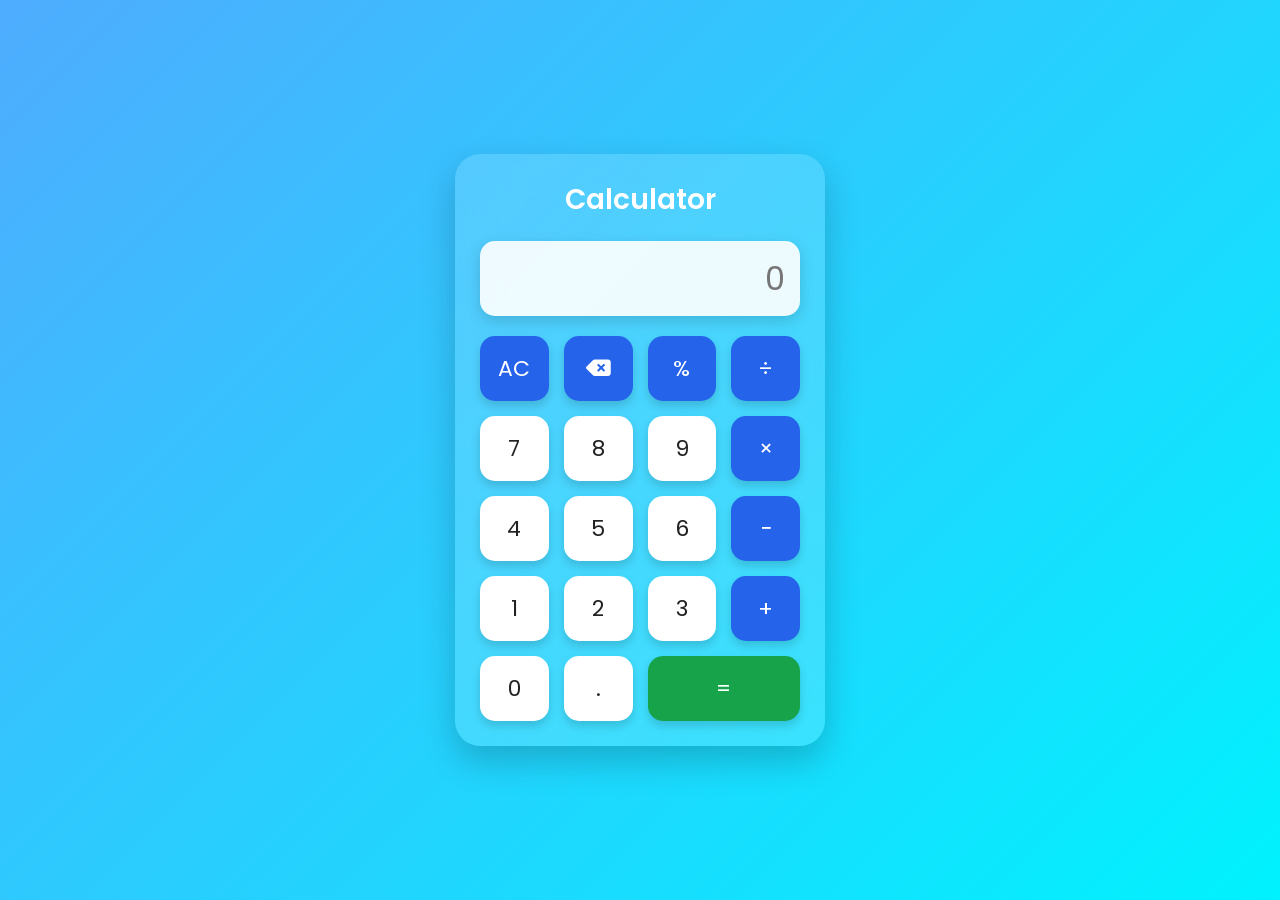
<file: calculator/index.html>
<!DOCTYPE html>
<html lang="en">
<head>

<meta charset="UTF-8">

<meta name="viewport"
content="width=device-width, initial-scale=1.0">

<title>Professional Calculator</title>

<link rel="preconnect" href="https://fonts.googleapis.com">

<link rel="preconnect"
href="https://fonts.gstatic.com"
crossorigin>

<link href="https://fonts.googleapis.com/css2?family=Poppins:wght@300;400;500;600;700&display=swap"
rel="stylesheet">

<link rel="stylesheet"
href="https://cdnjs.cloudflare.com/ajax/libs/font-awesome/6.7.2/css/all.min.css">

<link rel="stylesheet"
href="style.css">

</head>

<body>

<div class="background">

<div class="calculator">

<div class="top">

<h2>

Calculator

</h2>

</div>

<div class="display">

<input
type="text"
id="screen"
placeholder="0"
readonly>

</div>

<div class="buttons">

<button class="operator"
onclick="clearScreen()">

AC

</button>

<button class="operator"
onclick="deleteLast()">

<i class="fa-solid fa-delete-left"></i>

</button>

<button class="operator"
onclick="append('%')">

%

</button>

<button class="operator"
onclick="append('/')">

÷

</button>

<button
onclick="append('7')">

7

</button>

<button
onclick="append('8')">

8

</button>

<button
onclick="append('9')">

9

</button>

<button class="operator"
onclick="append('*')">

×

</button>

<button
onclick="append('4')">

4

</button>

<button
onclick="append('5')">

5

</button>

<button
onclick="append('6')">

6

</button>

<button class="operator"
onclick="append('-')">

−

</button>

<button
onclick="append('1')">

1

</button>

<button
onclick="append('2')">

2

</button>

<button
onclick="append('3')">

3

</button>

<button class="operator"
onclick="append('+')">

+

</button>

<button
onclick="append('0')">

0

</button>

<button
onclick="append('.')">

.

</button>

<button class="equal"
onclick="calculate()">

=

</button>

</div>

</div>

</div>

<script src="script.js"></script>

</body>

</html>
</file>
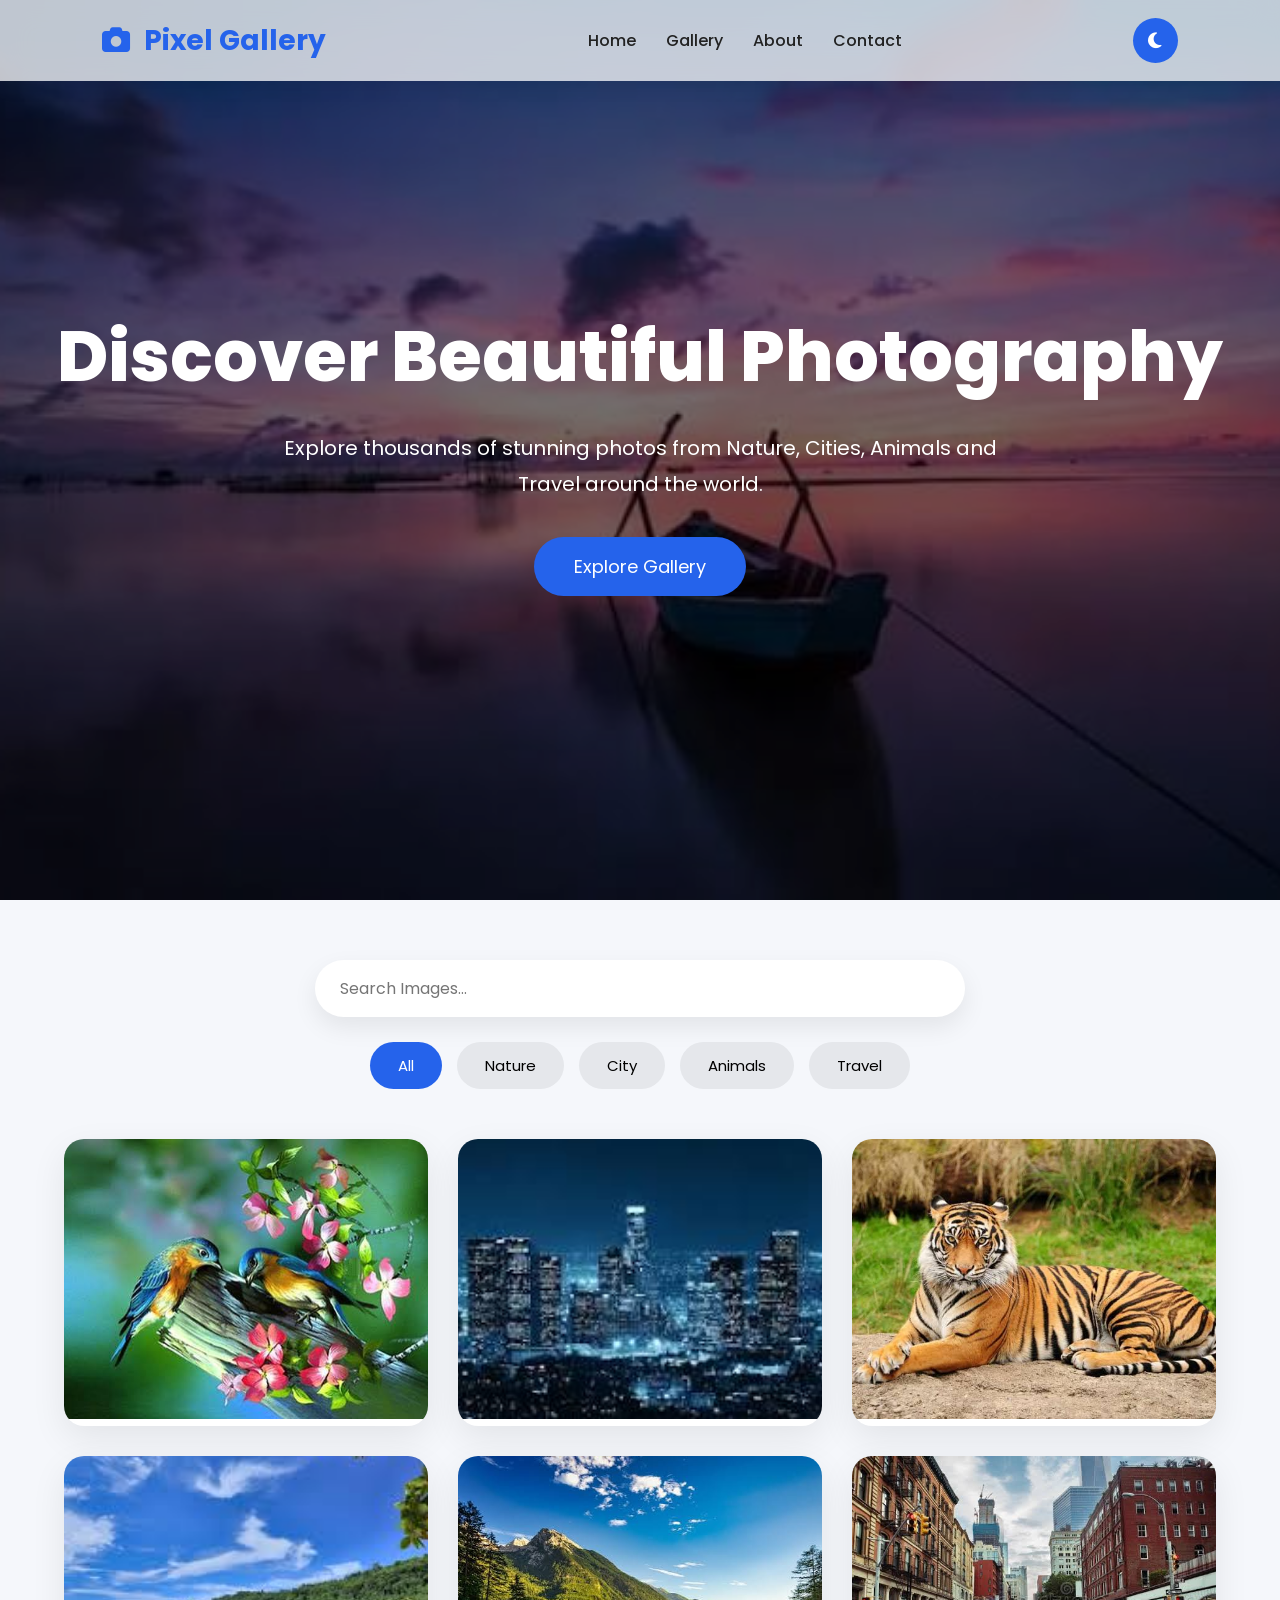
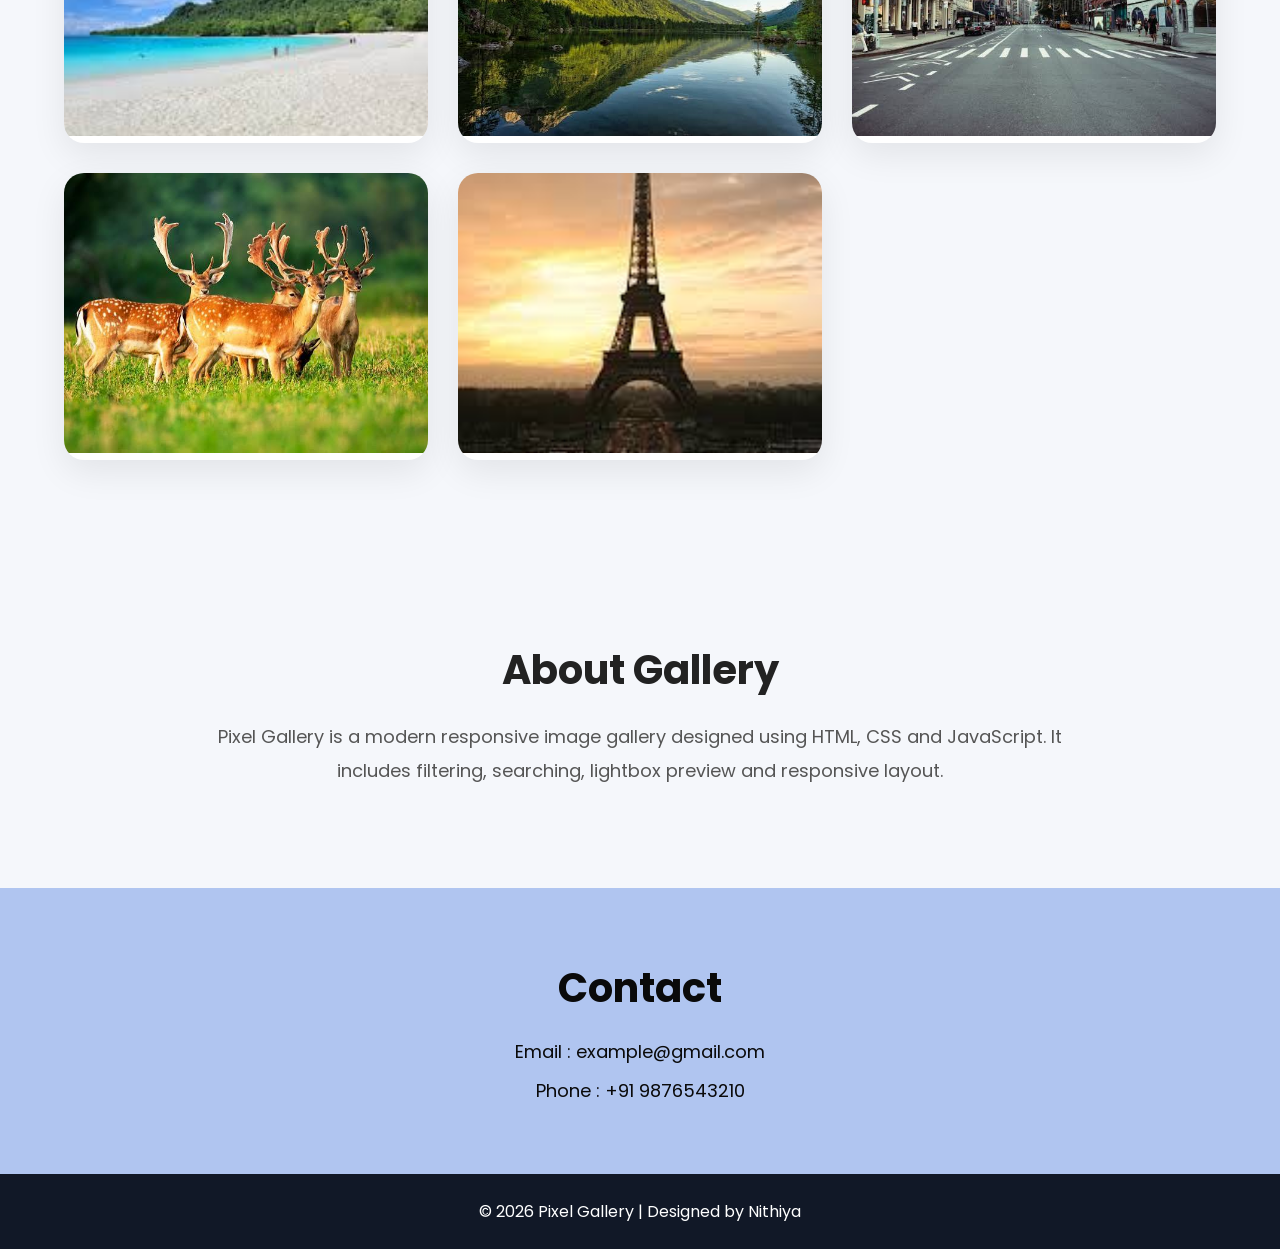
<file: image_gallery/image-gallery/index.html>
<!DOCTYPE html>
<html lang="en">

<head>
    <meta charset="UTF-8">
    <meta name="viewport" content="width=device-width, initial-scale=1.0">
    <title>Pixel Gallery</title>

    <!-- Google Font -->
    <link href="https://fonts.googleapis.com/css2?family=Poppins:wght@300;400;500;600;700&display=swap"
        rel="stylesheet">

    <!-- Font Awesome -->
    <link rel="stylesheet"
        href="https://cdnjs.cloudflare.com/ajax/libs/font-awesome/6.7.2/css/all.min.css">

    <link rel="stylesheet" href="styles.css">
</head>

<body>

<!-- Loader -->

<div id="loader">
    <div class="spinner"></div>
</div>

<!-- Navbar -->

<nav>

    <div class="logo">
        <i class="fa-solid fa-camera"></i>
        Pixel Gallery
    </div>

    <ul>

        <li><a href="#">Home</a></li>

        <li><a href="#gallery">Gallery</a></li>

        <li><a href="#about">About</a></li>

        <li><a href="#contact">Contact</a></li>

    </ul>

    <div class="nav-right">

        <button id="theme-btn">

            <i class="fa-solid fa-moon"></i>

        </button>

    </div>

</nav>

<!-- Hero -->

<section class="hero">

<div class="overlay">

<h1>Discover Beautiful Photography</h1>

<p>

Explore thousands of stunning photos from Nature,
Cities, Animals and Travel around the world.

</p>

<a href="#gallery">

<button>

Explore Gallery

</button>

</a>

</div>

</section>

<!-- Search -->

<section class="search-section">

<input

type="text"

id="search"

placeholder="Search Images..."

>

</section>

<!-- Filter -->

<section class="filter-section">

<button class="active" data-filter="all">All</button>

<button data-filter="nature">Nature</button>

<button data-filter="city">City</button>

<button data-filter="animal">Animals</button>

<button data-filter="travel">Travel</button>

</section>

<!-- Gallery -->

<section id="gallery">

<div class="gallery">

<div class="card nature">

<img src="images/nature1.jpg">

<div class="info">

<h3>bird</h3>

<p>Nature</p>

</div>

</div>

<div class="card city">

<img src="images/city1.jpg">

<div class="info">

<h3>New York</h3>

<p>City</p>

</div>

</div>

<div class="card animal">

<img src="images/animal1.jpg">

<div class="info">

<h3>Tigger</h3>

<p>Animal</p>

</div>

</div>

<div class="card travel">

<img src="images/travel1.jpg">

<div class="info">

<h3>Beach</h3>

<p>Travel</p>

</div>

</div>

<div class="card nature">

<img src="images/nature2.jpg">

<div class="info">

<h3>Waterfall</h3>

<p>Nature</p>

</div>

</div>

<div class="card city">

<img src="images/city2.jpg">

<div class="info">

<h3>Dubai</h3>

<p>City</p>

</div>

</div>

<div class="card animal">

<img src="images/animal2.jpg">

<div class="info">

<h3>deer</h3>

<p>Animal</p>

</div>

</div>

<div class="card travel">

<img src="images/travel2.jpg">

<div class="info">

<h3>Paris</h3>

<p>Travel</p>

</div>

</div>

</div>

</section>

<!-- Lightbox -->

<div class="lightbox">

<span class="close">

&times;

</span>

<button class="prev">

❮

</button>

<img id="lightbox-img">

<button class="next">

❯

</button>

<div class="caption"></div>

</div>

<!-- About -->

<section id="about">

<h2>

About Gallery

</h2>

<p>

Pixel Gallery is a modern responsive image gallery
designed using HTML, CSS and JavaScript.

It includes filtering, searching,
lightbox preview and responsive layout.

</p>

</section>

<!-- Contact -->

<section id="contact">

<h2>

Contact

</h2>

<p>

Email : example@gmail.com

</p>

<p>

Phone : +91 9876543210

</p>

</section>

<!-- Footer -->

<footer>

<p>

© 2026 Pixel Gallery | Designed by Nithiya

</p>

</footer>

<script src="script.js"></script>

</body>

</html>
</file>
<file: calculator/style.css>
/* ==========================
   GOOGLE FONT & RESET
========================== */

@import url('https://fonts.googleapis.com/css2?family=Poppins:wght@300;400;500;600&display=swap');

*{
    margin:0;
    padding:0;
    box-sizing:border-box;
    font-family:'Poppins',sans-serif;
}

body{
    display:flex;
    justify-content:center;
    align-items:center;
    min-height:100vh;
    background:linear-gradient(135deg,#4facfe,#00f2fe);
    overflow:hidden;
}

/* ==========================
   Animated Background
========================== */

.background{
    width:100%;
    height:100vh;
    display:flex;
    justify-content:center;
    align-items:center;
}

/* ==========================
   Calculator
========================== */

.calculator{
    width:370px;
    padding:25px;
    border-radius:25px;
    background:rgba(255,255,255,0.15);
    backdrop-filter:blur(20px);
    -webkit-backdrop-filter:blur(20px);
    box-shadow:0 15px 35px rgba(0,0,0,0.2);
    animation:fadeIn .8s ease;
}

/* ==========================
   Title
========================== */

.top{
    text-align:center;
    margin-bottom:20px;
}

.top h2{
    color:white;
    font-size:28px;
    font-weight:600;
}

/* ==========================
   Display
========================== */

.display{
    margin-bottom:20px;
}

#screen{
    width:100%;
    height:75px;
    border:none;
    outline:none;
    border-radius:15px;
    padding:15px;
    font-size:32px;
    text-align:right;
    background:rgba(255,255,255,.9);
    color:#222;
    box-shadow:0 5px 15px rgba(0,0,0,.15);
}

/* ==========================
   Buttons Grid
========================== */

.buttons{
    display:grid;
    grid-template-columns:repeat(4,1fr);
    gap:15px;
}

/* ==========================
   Buttons
========================== */

button{
    height:65px;
    border:none;
    border-radius:15px;
    font-size:22px;
    cursor:pointer;
    transition:.25s;
    background:white;
    color:#222;
    box-shadow:0 5px 10px rgba(0,0,0,.15);
}

button:hover{
    transform:translateY(-4px);
    background:#f1f5f9;
}

button:active{
    transform:scale(.95);
}

/* ==========================
   Operator Buttons
========================== */

.operator{
    background:#2563eb;
    color:white;
}

.operator:hover{
    background:#1d4ed8;
}

/* ==========================
   Equal Button
========================== */

.equal{
    background:#16a34a;
    color:white;
    grid-column:span 2;
}

.equal:hover{
    background:#15803d;
}

/* ==========================
   Animation
========================== */

@keyframes fadeIn{
    from{
        opacity:0;
        transform:translateY(30px);
    }
    to{
        opacity:1;
        transform:translateY(0);
    }
}

/* ==========================
   Responsive Design
========================== */

@media(max-width:480px){

.calculator{
    width:95%;
    padding:20px;
}

button{
    height:58px;
    font-size:20px;
}

#screen{
    font-size:28px;
    height:70px;
}

.top h2{
    font-size:24px;
}

}
</file>
<file: image_gallery/image-gallery/styles.css>
/* =========================================
   GOOGLE FONT & RESET
========================================= */

@import url('https://fonts.googleapis.com/css2?family=Poppins:wght@300;400;500;600;700;800&display=swap');

*{
    margin:0;
    padding:0;
    box-sizing:border-box;
    font-family:'Poppins',sans-serif;
}

html{
    scroll-behavior:smooth;
}

body{
    background:#f5f7fb;
    color:#222;
    overflow-x:hidden;
}

/* =========================================
   LOADER
========================================= */

#loader{
    position:fixed;
    width:100%;
    height:100%;
    background:#fff;
    display:flex;
    justify-content:center;
    align-items:center;
    z-index:9999;
}

.spinner{
    width:60px;
    height:60px;
    border:6px solid #ddd;
    border-top:6px solid #2563eb;
    border-radius:50%;
    animation:spin 1s linear infinite;
}

@keyframes spin{
    100%{
        transform:rotate(360deg);
    }
}

/* =========================================
   NAVBAR
========================================= */

nav{
    position:fixed;
    top:0;
    left:0;
    width:100%;
    padding:18px 8%;
    display:flex;
    justify-content:space-between;
    align-items:center;
    background:rgba(255,255,255,.75);
    backdrop-filter:blur(15px);
    box-shadow:0 4px 20px rgba(0,0,0,.08);
    z-index:1000;
}

.logo{
    font-size:28px;
    font-weight:700;
    color:#2563eb;
}

.logo i{
    margin-right:8px;
}

nav ul{
    display:flex;
    list-style:none;
}

nav ul li{
    margin-left:30px;
}

nav ul li a{
    text-decoration:none;
    color:#222;
    font-weight:500;
    transition:.3s;
}

nav ul li a:hover{
    color:#2563eb;
}

#theme-btn{
    width:45px;
    height:45px;
    border:none;
    border-radius:50%;
    cursor:pointer;
    background:#2563eb;
    color:#fff;
    font-size:18px;
    transition:.3s;
}

#theme-btn:hover{
    transform:rotate(180deg);
}

/* =========================================
   HERO
========================================= */

.hero{
    width:100%;
    height:100vh;
    background:url("images/hero.jpg") center center/cover no-repeat;
    position:relative;
}

.overlay{
    width:100%;
    height:100%;
    background:rgba(0,0,0,.55);
    display:flex;
    flex-direction:column;
    justify-content:center;
    align-items:center;
    text-align:center;
    color:white;
    padding:20px;
}

.overlay h1{
    font-size:70px;
    font-weight:800;
    margin-bottom:20px;
}

.overlay p{
    max-width:750px;
    font-size:20px;
    line-height:1.8;
}

.overlay button{
    margin-top:35px;
    padding:16px 40px;
    border:none;
    border-radius:50px;
    background:#2563eb;
    color:#fff;
    font-size:18px;
    cursor:pointer;
    transition:.4s;
}

.overlay button:hover{
    background:#1749b7;
    transform:translateY(-5px);
}

/* =========================================
   SEARCH
========================================= */

.search-section{
    width:100%;
    display:flex;
    justify-content:center;
    padding:60px 20px 25px;
}

#search{
    width:650px;
    max-width:95%;
    padding:16px 25px;
    border-radius:40px;
    border:none;
    background:white;
    box-shadow:0 10px 25px rgba(0,0,0,.08);
    font-size:16px;
    outline:none;
}

/* =========================================
   FILTER BUTTONS
========================================= */

.filter-section{
    display:flex;
    justify-content:center;
    flex-wrap:wrap;
    gap:15px;
    margin-bottom:50px;
}

.filter-section button{
    padding:12px 28px;
    border:none;
    border-radius:30px;
    cursor:pointer;
    background:#e5e7eb;
    transition:.3s;
    font-size:15px;
}

.filter-section button.active,
.filter-section button:hover{
    background:#2563eb;
    color:white;
}

/* =========================================
   GALLERY
========================================= */

#gallery{
    width:90%;
    margin:auto;
    padding-bottom:80px;
}

.gallery{
    display:grid;
    grid-template-columns:repeat(auto-fit,minmax(320px,1fr));
    gap:30px;
}

/* =========================================
   IMAGE CARD
========================================= */

.card{
    background:white;
    border-radius:20px;
    overflow:hidden;
    box-shadow:0 12px 35px rgba(0,0,0,.08);
    transition:.4s;
    cursor:pointer;
}

.card:hover{
    transform:translateY(-10px);
    box-shadow:0 20px 40px rgba(0,0,0,.15);
}

.card img{
    width:100%;
    height:280px;
    object-fit:cover;
    transition:.5s;
}

.card:hover img{
    transform:scale(1.08);
}

.info{
    padding:22px;
}

.info h3{
    font-size:22px;
    margin-bottom:8px;
}

.info p{
    color:#666;
    font-size:15px;
}

/* =========================================
   ABOUT
========================================= */

#about{
    width:85%;
    margin:100px auto;
    text-align:center;
}

#about h2{
    font-size:40px;
    margin-bottom:20px;
}

#about p{
    max-width:850px;
    margin:auto;
    color:#555;
    line-height:1.9;
    font-size:18px;
}

/* =========================================
   CONTACT
========================================= */

#contact{
    background:#799de78d;
    color:rgb(10, 10, 10);
    padding:70px 20px;
    text-align:center;
}

#contact h2{
    font-size:40px;
    margin-bottom:20px;
}

#contact p{
    margin-top:12px;
    font-size:18px;
}

/* =========================================
   FOOTER
========================================= */

footer{
    background:#111827;
    color:white;
    text-align:center;
    padding:25px;
}

/* =========================================
   RESPONSIVE
========================================= */

@media(max-width:992px){

.overlay h1{
    font-size:50px;
}

.overlay p{
    font-size:18px;
}

nav{
    padding:15px 5%;
}

.gallery{
    grid-template-columns:repeat(auto-fit,minmax(280px,1fr));
}

}

@media(max-width:768px){

nav ul{
    display:none;
}

.overlay h1{
    font-size:40px;
}

.overlay p{
    font-size:16px;
}

.card img{
    height:220px;
}

#about h2,
#contact h2{
    font-size:30px;
}

}

@media(max-width:480px){

.overlay h1{
    font-size:32px;
}

.overlay button{
    width:100%;
}

.filter-section{
    gap:10px;
}

.filter-section button{
    width:45%;
}

}
/* =========================================
   LIGHTBOX
========================================= */

.lightbox{
    position:fixed;
    top:0;
    left:0;
    width:100%;
    height:100%;
    background:rgba(0,0,0,.95);
    display:none;
    justify-content:center;
    align-items:center;
    flex-direction:column;
    z-index:9999;
    animation:fadeIn .4s;
}

.lightbox img{
    max-width:85%;
    max-height:80%;
    border-radius:15px;
    box-shadow:0 20px 50px rgba(0,0,0,.6);
    animation:zoomIn .4s;
}

.caption{
    color:#fff;
    font-size:22px;
    margin-top:20px;
    font-weight:500;
}

.close{
    position:absolute;
    top:25px;
    right:40px;
    color:#fff;
    font-size:45px;
    cursor:pointer;
    transition:.3s;
}

.close:hover{
    color:#2563eb;
    transform:rotate(90deg);
}

.prev,
.next{
    position:absolute;
    top:50%;
    transform:translateY(-50%);
    width:60px;
    height:60px;
    border:none;
    border-radius:50%;
    background:rgba(255,255,255,.15);
    color:white;
    font-size:30px;
    cursor:pointer;
    backdrop-filter:blur(10px);
    transition:.3s;
}

.prev:hover,
.next:hover{
    background:#2563eb;
}

.prev{
    left:40px;
}

.next{
    right:40px;
}

/* =========================================
   IMAGE HOVER OVERLAY
========================================= */

.card{
    position:relative;
}

.card::before{
    content:"";
    position:absolute;
    inset:0;
    background:linear-gradient(to top,
    rgba(0,0,0,.7),
    rgba(0,0,0,.1));
    opacity:0;
    transition:.4s;
}

.card:hover::before{
    opacity:1;
}

.info{
    position:absolute;
    bottom:-80px;
    left:0;
    width:100%;
    color:white;
    padding:25px;
    transition:.4s;
    z-index:2;
}

.card:hover .info{
    bottom:0;
}

.info h3{
    color:white;
}

.info p{
    color:#ddd;
}

/* =========================================
   SCROLLBAR
========================================= */

::-webkit-scrollbar{
    width:10px;
}

::-webkit-scrollbar-track{
    background:#ececec;
}

::-webkit-scrollbar-thumb{
    background:#2563eb;
    border-radius:20px;
}

::-webkit-scrollbar-thumb:hover{
    background:#0d47c7;
}

/* =========================================
   DARK MODE
========================================= */

body.dark{
    background:#0f172a;
    color:white;
}

body.dark nav{
    background:rgba(15,23,42,.85);
}

body.dark nav a{
    color:white;
}

body.dark #search{
    background:#1e293b;
    color:white;
}

body.dark .card{
    background:#1e293b;
}

body.dark .info p{
    color:#d1d5db;
}

body.dark #about p{
    color:#d1d5db;
}

body.dark footer{
    background:#020617;
}

body.dark .filter-section button{
    background:#334155;
    color:white;
}

body.dark .filter-section button.active{
    background:#2563eb;
}

/* =========================================
   ANIMATIONS
========================================= */

@keyframes fadeIn{
    from{
        opacity:0;
    }
    to{
        opacity:1;
    }
}

@keyframes zoomIn{
    from{
        transform:scale(.8);
        opacity:0;
    }
    to{
        transform:scale(1);
        opacity:1;
    }
}

@keyframes slideUp{
    from{
        transform:translateY(40px);
        opacity:0;
    }
    to{
        transform:translateY(0);
        opacity:1;
    }
}

.card{
    animation:slideUp .8s ease;
}

/* =========================================
   BUTTON EFFECTS
========================================= */

button{
    transition:.3s;
}

button:hover{
    transform:translateY(-3px);
}

/* =========================================
   HERO TEXT ANIMATION
========================================= */

.overlay h1{
    animation:slideUp .8s ease;
}

.overlay p{
    animation:slideUp 1.2s ease;
}

.overlay button{
    animation:slideUp 1.5s ease;
}

/* =========================================
   MOBILE
========================================= */

@media(max-width:768px){

.lightbox img{
    max-width:95%;
}

.prev,
.next{
    width:45px;
    height:45px;
    font-size:22px;
}

.prev{
    left:10px;
}

.next{
    right:10px;
}

.close{
    right:20px;
    top:15px;
}

.caption{
    font-size:18px;
}

}

@media(max-width:480px){

.filter-section button{
    width:100%;
}

.hero{
    height:80vh;
}

.overlay h1{
    font-size:30px;
}

.overlay p{
    font-size:15px;
}

#search{
    width:95%;
}

.card img{
    height:200px;
}

}
</file>
